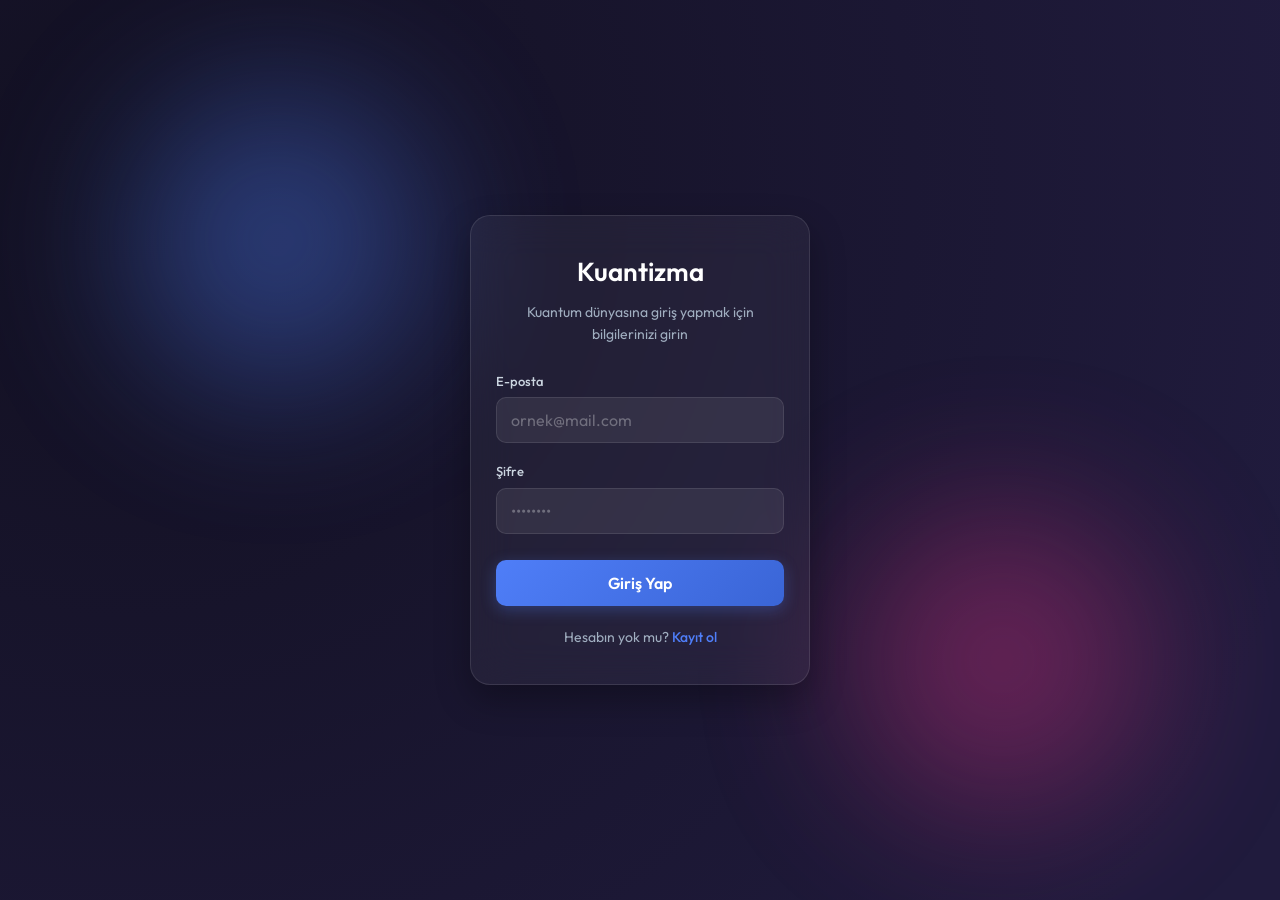
<file: index.html>
<!DOCTYPE html>
<html lang="tr">
<head>
  <meta charset="UTF-8">
  <meta name="viewport" content="width=device-width, initial-scale=1.0">
  <title>Kuantizma | Evrenin Gizemini Keşfet</title>
  <script>
    try {
      if (sessionStorage.getItem('ku_loggedin') === '1') {
        document.documentElement.className = 'logged-in';
      }
    } catch(e) {}
  </script>
  <link rel="stylesheet" href="style.css">
</head>
<body>

  <!-- 1. LOGIN CONTAINER -->
  <div id="login-container">
    <div class="kart">
      <h1>Kuantizma</h1>
      <p class="description">Kuantum dünyasına giriş yapmak için bilgilerinizi girin</p>

      <div class="error-msg" id="errorMsg" style="display: none;">E-posta veya şifre hatalı!</div>

      <form id="loginForm" onsubmit="return kuGirisYap()">
        <div class="form-group">
          <label for="email">E-posta</label>
          <input type="email" id="email" name="email" placeholder="ornek@mail.com" required>
        </div>

        <div class="form-group">
          <label for="sifre">Şifre</label>
          <input type="password" id="sifre" name="sifre" placeholder="••••••••" required>
        </div>

        <button type="submit">Giriş Yap</button>
      </form>

      <p class="alt">Hesabın yok mu? <a href="#">Kayıt ol</a></p>
    </div>
  </div>

  <!-- 2. MAIN WEBSITE CONTENT (Initially Hidden) -->
  <div id="main-content" style="display: none;">
<nav class="navbar">
    <div class="logo">KUANTIZMA</div>
    <ul class="nav-links">
        <li><a href="#home">Ana Sayfa</a></li>
        <li><a href="#about">Kuantum Nedir?</a></li>
        <li><a href="#topics">Konular</a></li>
        <li><a href="#contact">İletişim</a></li>
        <li class="logout-btn-container"><a href="#" onclick="kuCikisYap(); return false;">Çıkış Yap</a></li>
    </ul>
</nav>

<header id="home" class="hero">
    <div class="hero-content">
        <h1>KUANTUM DÜNYASI</h1>
        <p>Gözlemcinin gerçekliği değiştirdiği atom altı evrene hoş geldiniz.</p>
        <a href="#about" class="cta-btn">Keşfetmeye Başla</a>
    </div>
</header>

<section id="about" class="section">
    <div class="container">
        <h2 class="section-title">Atomun Kalbine Yolculuk</h2>
        <div class="grid">

            <div class="card" onclick="openModal('superpozisyon')">
                <div class="card-icon">⚛</div>
                <h3>Süperpozisyon</h3>
                <p>Bir parçacığın aynı anda birden fazla durumda bulunabilme yeteneğidir.</p>
            </div>

            <div class="card" onclick="openModal('dolaniklik')">
                <div class="card-icon">🔗</div>
                <h3>Dolanıklık</h3>
                <p>İki parçacığın mesafeden bağımsız olarak birbirini anında etkilemesidir.</p>
            </div>

            <div class="card" onclick="openModal('ciftyarik')">
                <div class="card-icon">🧪</div>
                <h3>Çift Yarık</h3>
                <p>Işığın hem dalga hem de parçacık gibi davrandığını kanıtlayan deneydir.</p>
            </div>

            <div class="card" onclick="openModal('tünel')">
                <div class="card-icon">🌀</div>
                <h3>Kuantum Tünelleme</h3>
                <p>Parçacıkların klasik fizikte aşılamaz engelleri geçebilmesidir.</p>
            </div>

            <div class="card" onclick="openModal('belirsizlik')">
                <div class="card-icon">❓</div>
                <h3>Belirsizlik İlkesi</h3>
                <p>Heisenberg'in keşfettiği, konum ve momentumun aynı anda tam bilinemeyeceği ilkedir.</p>
            </div>

            <div class="card" onclick="openModal('dalga')">
                <div class="card-icon">〰️</div>
                <h3>Dalga Fonksiyonu</h3>
                <p>Bir parçacığın kuantum durumunu matematiksel olarak tanımlayan fonksiyondur.</p>
            </div>

            <div class="card" onclick="openModal('spin')">
                <div class="card-icon">🔄</div>
                <h3>Kuantum Spin</h3>
                <p>Parçacıkların klasik dönmeyle açıklanamayan içsel açısal momentumlarıdır.</p>
            </div>

            <div class="card" onclick="openModal('decoherence')">
                <div class="card-icon">💫</div>
                <h3>Dekoherans</h3>
                <p>Kuantum sistemlerin çevre ile etkileşerek klasik davranışa geçiş sürecidir.</p>
            </div>

            <div class="card" onclick="openModal('plank')">
                <div class="card-icon">📐</div>
                <h3>Planck Sabiti</h3>
                <p>Kuantum mekaniğinin temel sabitidir ve enerji paketlerinin büyüklüğünü belirler.</p>
            </div>

            <div class="card" onclick="openModal('schrodinger')">
                <div class="card-icon">🐱</div>
                <h3>Schrödinger'in Kedisi</h3>
                <p>Kuantum belirsizliğini makro dünyaya taşıyan ünlü düşünce deneyidir.</p>
            </div>

        </div>
    </div>
</section>

<section id="topics" class="section topics-section">
    <div class="container">
        <h2 class="section-title">Kuantumun Dalları</h2>
        <ul class="topics-list">
            <li onclick="openTopicModal('qm')">Kuantum Mekaniği</li>
            <li onclick="openTopicModal('qft')">Kuantum Alan Teorisi</li>
            <li onclick="openTopicModal('qi')">Kuantum Bilgi Teorisi</li>
            <li onclick="openTopicModal('qc')">Kuantum Bilgisayar</li>
            <li onclick="openTopicModal('qo')">Kuantum Optik</li>
            <li onclick="openTopicModal('qg')">Kuantum Yerçekimi</li>
            <li onclick="openTopicModal('qchem')">Kuantum Kimyası</li>
            <li onclick="openTopicModal('qbio')">Kuantum Biyoloji</li>
            <li onclick="openTopicModal('qcrypto')">Kuantum Kriptografi</li>
            <li onclick="openTopicModal('qcosmo')">Kuantum Kozmoloji</li>
        </ul>
    </div>
</section>

<section id="contact" class="section contact-section">
    <div class="container">
        <h2 class="section-title">İletişim</h2>
        <div class="contact-box">
            <p>Bize ulaşmak için:</p>
            <a href="mailto:kuantizma@gmail.com" class="contact-email">kuantizma@gmail.com</a>
        </div>
    </div>
</section>

<footer>
    <p>&copy; 2026 Kuantizma.com - Eren Burak Kayaer tarafından geliştirildi.</p>
</footer>

<div class="modal-overlay" id="modalOverlay" onclick="closeModal()">
    <div class="modal-box" onclick="event.stopPropagation()">
        <button class="modal-close" onclick="closeModal()">✕</button>
        <h3 class="modal-title" id="modalTitle"></h3>
        <div class="modal-body" id="modalBody"></div>
    </div>
</div>
  </div>

  <!-- 3. AUTHENTICATION & INTERACTION SCRIPTS -->
  <script>
const cardData = {
    superpozisyon: {
        title: "Süperpozisyon",
        body: `<p>Süperpozisyon, kuantum mekaniğinin en temel ve en şaşırtıcı ilkelerinden biridir. Klasik fiziksel nesneler belirli bir anda yalnızca tek bir durumda bulunabilirken, kuantum parçacıkları gözlemlenmeden önce aynı anda birden fazla durumda var olabilir.</p>
        <p>Bu durum, parçacığın olası tüm durumlarının üst üste bindiği bir dalga fonksiyonu ile matematiksel olarak ifade edilir. Ölçüm yapıldığı anda dalga fonksiyonu "çöker" ve parçacık tek bir duruma yerleşir.</p>
        <p>En bilinen örneği Schrödinger'in Kedisi düşünce deneyidir: Gözlemlenmediği sürece kedi hem ölü hem de canlıdır. Kuantum bilgisayarlar da bu prensipten yararlanarak aynı anda birden fazla hesaplama yapabilir.</p>`
    },
    dolaniklik: {
        title: "Kuantum Dolanıklığı",
        body: `<p>Kuantum dolanıklığı, iki veya daha fazla parçacığın birbirine o kadar bağlı hale gelmesi durumudur ki, birinin ölçümü diğerini ne kadar uzakta olursa olsun anında etkiler.</p>
        <p>Einstein bu olguyu "uzaktaki ürkütücü eylem" olarak nitelendirmiş ve başlangıçta inanmayı reddetmişti. Ancak 1960'larda Bell deneyleriyle ve günümüzde yapılan deneylerle dolanıklığın gerçek olduğu kesinleşti.</p>
        <p>Dolanık parçacıklar arasındaki bu ilişki ışık hızından bile hızlı iletişim sağlamaz; ancak kuantum kriptografi ve kuantum teleportasyon gibi teknolojilerin temelini oluşturur.</p>`
    },
    ciftyarik: {
        title: "Çift Yarık Deneyi",
        body: `<p>Çift yarık deneyi, kuantum mekaniğinin en gizemli deneylerinden biridir. Bir elektron veya foton gibi tek bir parçacık, iki yarıklı bir levhaya doğru ateşlendiğinde, sanki aynı anda her iki yarıktan geçiyormuş gibi kendi kendisiyle girişim deseni oluşturur.</p>
        <p>Daha da şaşırtıcı olan ise şudur: Parçacığın hangi yarıktan geçtiğini ölçmeye çalıştığımızda girişim deseni kaybolur ve parçacık klasik bir nesne gibi davranır. Gözlem yapılması, sonucu değiştirir.</p>
        <p>Bu deneyin özü şudur: Parçacık gözlemlenmediği sürece tüm olasılıkları aynı anda keşfeder. Bilinç ile gerçeklik arasındaki ilişkiyi sorgulatan bu deney, fizik felsefesinin de merkezindedir.</p>`
    },
    tünel: {
        title: "Kuantum Tünelleme",
        body: `<p>Kuantum tünelleme, bir parçacığın klasik fizik açısından aşması için yeterli enerjisi olmadığı hâlde bir enerji bariyerini geçebilmesi olgusudur.</p>
        <p>Bu, dalga fonksiyonunun bariyer içinde sıfıra düşmeyip sönümlenerek karşı tarafa sızması sayesinde gerçekleşir. Parçacık fiilen engelin içinden "tünel" açar.</p>
        <p>Güneş'te gerçekleşen nükleer füzyon reaksiyonları tünelleme olmadan mümkün olamazdı. Aynı zamanda transistörler, tarama tünelleme mikroskobu (STM) ve flash bellekler bu fenomene dayanır.</p>`
    },
    belirsizlik: {
        title: "Heisenberg Belirsizlik İlkesi",
        body: `<p>Werner Heisenberg'in 1927'de ortaya koyduğu bu ilkeye göre, bir parçacığın konumu ve momentumu (ya da enerjisi ve zamanı) aynı anda sonsuz hassasiyetle bilinemez.</p>
        <p>Bu bir ölçüm hatası değil; doğanın temel bir özelliğidir. Konumu ne kadar kesin belirlersek momentum o kadar belirsizleşir ve tam tersi.</p>
        <p>Matematiksel olarak: Δx · Δp ≥ ℏ/2. Bu ilke, atomların neden çökmediğini de açıklar: Elektron çekirdeğe yaklaştıkça konumu kesinleşir, bu da momentumunu ve enerjisini artırarak onu uzaklaştırır.</p>`
    },
    dalga: {
        title: "Dalga Fonksiyonu",
        body: `<p>Dalga fonksiyonu (ψ), bir kuantum sisteminin tüm olası durumlarını ve bu durumlarda bulunma olasılıklarını kodlayan matematiksel bir ifadedir.</p>
        <p>Dalga fonksiyonunun mutlak değerinin karesi (|ψ|²), parçacığın belirli bir konumda bulunma olasılık yoğunluğunu verir. Schrödinger denklemi bu fonksiyonun zamanla nasıl evrildiğini belirler.</p>
        <p>Ölçüm öncesinde parçacık tüm olası durumlarda aynı anda mevcuttur. Ölçüm yapıldığında dalga fonksiyonu çöker ve parçacık tek bir duruma geçer. Bu "çöküş" mekanizması kuantum mekaniğinin en tartışmalı konularından biridir.</p>`
    },
    spin: {
        title: "Kuantum Spin",
        body: `<p>Spin, elektron, proton ve nötron gibi parçacıkların sahip olduğu içsel açısal momentumdur. Klasik anlamda dönen bir top gibi düşünülemez; tamamen kuantum mekanik bir özelliktir.</p>
        <p>Elektronlar ½ spin değerine sahiptir ve yalnızca "yukarı" (+½) veya "aşağı" (-½) olmak üzere iki durumda bulunabilir. Bu özellik Pauli Dışarlama İlkesi ile birleşerek atomların elektronik yapısını ve tüm kimyayı belirler.</p>
        <p>MRI (manyetik rezonans görüntüleme) cihazları, nükleer spinlerin manyetik alanda nasıl davrandığına dayanır. Kuantum bilgisayarlarda da spin, qubit olarak kullanılır.</p>`
    },
    decoherence: {
        title: "Dekoherans",
        body: `<p>Dekoherans, kuantum süperpozisyon halindeki bir sistemin çevresiyle etkileşime girerek kuantum özelliklerini yitirmesi ve klasik davranışa geçmesidir.</p>
        <p>Makroskobik nesnelerin neden kuantum belirsizliği sergilemediğini açıklar: Büyük nesneler çevreleriyle o kadar fazla etkileşir ki süperpozisyon hâlleri son derece hızlı bozulur; bu süre çoğunlukla gözlemlenemeyecek kadar kısa (10⁻²³ saniye gibi) olur.</p>
        <p>Kuantum bilgisayar geliştirmede karşılaşılan en büyük sorunlardan biri, qubit'lerin dekoheranstan korunmasıdır. Bu nedenle kuantum işlemciler genellikle mutlak sıfıra yakın sıcaklıklarda çalıştırılır.</p>`
    },
    plank: {
        title: "Planck Sabiti",
        body: `<p>Planck sabiti (h = 6.626 × 10⁻³⁴ J·s), Max Planck'ın 1900 yılında kara cisim ışıması problemini çözmek için önerdiği ve kuantum mekaniğinin doğuşuna yol açan temel sabittir.</p>
        <p>Planck, enerjinin sürekli değil, "kuanta" adı verilen küçük paketler hâlinde yayıldığını öne sürdü. Bir fotonun enerjisi E = hf formülüyle hesaplanır; burada f ışığın frekansıdır.</p>
        <p>İndirgenmiş Planck sabiti (ℏ = h/2π) Heisenberg belirsizlik ilkesinde, Schrödinger denkleminde ve tüm kuantum fiziği formüllerinde temel rol oynar. Bu sabitin küçüklüğü, kuantum etkilerinin neden yalnızca atom altı ölçeklerde belirgin olduğunu açıklar.</p>`
    },
    schrodinger: {
        title: "Schrödinger'in Kedisi",
        body: `<p>1935 yılında Erwin Schrödinger'in önerdiği bu düşünce deneyi, kuantum mekaniğinin makro dünyaya uygulanmasının ne kadar absürt sonuçlar doğurabileceğini göstermek için tasarlanmıştır.</p>
        <p>Deneyde: Kapalı bir kutu içinde bir kedi, radyoaktif bir atom, Geiger sayacı ve zehirli gaz içeren bir şişe vardır. Atom bozunursa sayaç tetiklenir, gaz açılır ve kedi ölür. Kuantum mekaniğine göre atom aynı anda hem bozunmuş hem bozunmamış hâldedir; dolayısıyla kedi de aynı anda hem ölü hem canlıdır.</p>
        <p>Schrödinger bu deneyi, Kopenhag yorumunun saçmalığını vurgulamak için kullandı. Bugün hâlâ "ölçüm problemi" ve "kuantum gerçekliği" tartışmalarının simgesi olmaya devam etmektedir.</p>`
    }
};

const topicData = {
    qm: {
        title: "Kuantum Mekaniği",
        body: `<p>Kuantum mekaniği, atom ve atom altı parçacıkların davranışlarını inceleyen temel fizik teorisidir. 20. yüzyılın başında Planck, Bohr, Heisenberg, Schrödinger ve Dirac gibi fizikçiler tarafından geliştirilmiştir.</p>
        <p>Dalga-parçacık ikiliği, belirsizlik ilkesi ve süperpozisyon bu alanın temel kavramlarıdır. Lazer, transistör, MRI ve güneş pilleri gibi modern teknolojilerin temeli kuantum mekaniğine dayanır.</p>`
    },
    qft: {
        title: "Kuantum Alan Teorisi",
        body: `<p>Kuantum alan teorisi (QFT), kuantum mekaniği ile özel göreliliği birleştiren çerçevedir. Parçacıkları, uzay-zamana yayılmış alanların titreşimleri olarak tanımlar.</p>
        <p>Standart Model bu teoriye dayanır ve elektromanyetizma (QED), zayıf nükleer kuvvet ve güçlü nükleer kuvveti (QCD) birleşik bir çerçevede açıklar. Higgs bozonu bu teorinin bir tahminidir ve 2012'de keşfedilmiştir.</p>`
    },
    qi: {
        title: "Kuantum Bilgi Teorisi",
        body: `<p>Kuantum bilgi teorisi, bilginin kuantum sistemlerde nasıl depolandığını, iletildiğini ve işlendiğini inceler. Klasik bit'lerin yerini kuantum bit'ler (qubit) alır.</p>
        <p>Qubit'ler süperpozisyon sayesinde aynı anda 0 ve 1 değerini taşıyabilir. Kuantum hata düzeltme, kuantum şifreleme ve kuantum iletişim bu alanın alt dallarıdır. Shannon'ın klasik bilgi teorisinin kuantum genişlemesidir.</p>`
    },
    qc: {
        title: "Kuantum Bilgisayar",
        body: `<p>Kuantum bilgisayarlar, hesaplama yapmak için süperpozisyon ve dolanıklık gibi kuantum mekanik olgulardan yararlanır. Belirli problemleri klasik bilgisayarlardan katlanarak daha hızlı çözebilirler.</p>
        <p>Shor algoritması büyük sayıları çarpanlarına ayırmada, Grover algoritması ise arama problemlerinde üstünlük sağlar. Google, IBM ve çeşitli araştırma kurumları bu alanda yarışmaktadır. Günümüzde henüz "kuantum üstünlüğü" sınırındayız.</p>`
    },
    qo: {
        title: "Kuantum Optik",
        body: `<p>Kuantum optik, ışık ile maddenin kuantum düzeydeki etkileşimini inceler. Fotonların kuantum özelliklerini ve lazer ışığının davranışlarını araştırır.</p>
        <p>Lazer fiziği, foton istatistiği, sıkıştırılmış ışık durumları ve atom-foton etkileşimleri bu alanın konularıdır. Atom saatleri ve optik tuzaklar bu dalın uygulamalarındandır. Gravitasyonel dalga dedektörü LIGO da kuantum optik ilkelerine dayanır.</p>`
    },
    qg: {
        title: "Kuantum Yerçekimi",
        body: `<p>Kuantum yerçekimi, kuantum mekaniği ile genel göreliliği birleştirmeyi amaçlayan ve henüz tamamlanmamış bir teoridir. Fiziğin en büyük açık problemi olarak kabul edilir.</p>
        <p>İp teorisi (String Theory) ve döngüsel kuantum yerçekimi (Loop Quantum Gravity) en önemli aday teorilerdir. Kara deliklerin içi ve evrenin ilk anları bu teorinin yanıt aradığı alanlardır. Hawking radyasyonu, iki teorinin kesişim noktasındaki öngörülerden biridir.</p>`
    },
    qchem: {
        title: "Kuantum Kimyası",
        body: `<p>Kuantum kimyası, kimyasal bağları, molekül yapılarını ve reaksiyonları kuantum mekaniği ilkeleri ile açıklar. Elektron orbital teorisi bu alanın temelidir.</p>
        <p>Moleküler orbital hesaplamaları, yoğunluk fonksiyonel teorisi (DFT) ve ab initio yöntemler ilaç tasarımı, malzeme bilimi ve kataliz araştırmalarında kullanılır. Modern kimyanın hesaplamalı kolu büyük ölçüde kuantum kimyasına dayanır.</p>`
    },
    qbio: {
        title: "Kuantum Biyoloji",
        body: `<p>Kuantum biyoloji, canlı organizmalardaki biyolojik süreçlerin kuantum mekanik etkilerle açıklanıp açıklanamayacağını araştıran genç bir disiplindir.</p>
        <p>Fotosentezdeki enerji transferi, kuş göçünü yönlendiren manyetik algı, DNA mutasyonları ve enzim katalizi bu alandaki araştırma konularıdır. Fotosentezde kuantum koheransının rol oynadığına dair kanıtlar elde edilmiştir; ancak bu alan hâlâ tartışmalıdır.</p>`
    },
    qcrypto: {
        title: "Kuantum Kriptografi",
        body: `<p>Kuantum kriptografi, bilginin güvenli iletimi için kuantum mekaniği ilkelerini kullanan şifreleme yöntemidir. Fizik yasaları tarafından güvence altına alındığından kırılamaz güvenlik sağlar.</p>
        <p>Kuantum Anahtar Dağıtımı (QKD), dolanık fotonlar aracılığıyla iki taraf arasında dinlenemez iletişim kanalı kurar. Herhangi bir dinleme girişimi, kuantum durumunu bozacağı için anında fark edilir. Çin, 2016'da dünyada ilk kuantum iletişim uydusu olan Micius'u fırlattı.</p>`
    },
    qcosmo: {
        title: "Kuantum Kozmoloji",
        body: `<p>Kuantum kozmoloji, evrenin kendisini bir kuantum sistemi olarak ele alır ve Büyük Patlama'dan önceki veya başlangıcındaki evreni kuantum mekaniği ile açıklamaya çalışır.</p>
        <p>Wheeler-DeWitt denklemi, evrenin dalga fonksiyonunu tanımlamaya çalışır. Enflasyon teorisi, evrenin ilk anlardaki kuantum dalgalanmalarının bugünkü büyük ölçekli yapıyı oluşturduğunu öne sürer. Çok dünya yorumu da bu bağlamda tartışılmaktadır.</p>`
    }
};

function openModal(key) {
    const data = cardData[key];
    document.getElementById('modalTitle').textContent = data.title;
    document.getElementById('modalBody').innerHTML = data.body;
    document.getElementById('modalOverlay').classList.add('active');
    document.body.style.overflow = 'hidden';
}

function openTopicModal(key) {
    const data = topicData[key];
    document.getElementById('modalTitle').textContent = data.title;
    document.getElementById('modalBody').innerHTML = data.body;
    document.getElementById('modalOverlay').classList.add('active');
    document.body.style.overflow = 'hidden';
}

function closeModal() {
    document.getElementById('modalOverlay').classList.remove('active');
    document.body.style.overflow = '';
}

document.addEventListener('keydown', function(e) {
    if (e.key === 'Escape') closeModal();
});

    // --- Login ---
    function kuGirisYap() {
      try { sessionStorage.setItem('ku_loggedin', '1'); } catch(e) {}
      document.documentElement.className = 'logged-in';
      return false;
    }

    // --- Logout ---
    function kuCikisYap() {
      try { sessionStorage.removeItem('ku_loggedin'); } catch(e) {}
      document.documentElement.className = '';
    }
  </script>
</body>
</html>
</file>
<file: style.css>
/* Imports */
@import url('https://fonts.googleapis.com/css2?family=Outfit:wght@300;400;500;600;700&family=Orbitron:wght@400;700&family=Inter:wght@300;400;600&display=swap');

:root {
    --bg-dark: #050505;
    --card-bg: rgba(255, 255, 255, 0.03);
    --accent: #b0fbff;
    --text-main: #ffffff;
    --text-dim: white;
    --nav-bg: rgba(5, 5, 5, 0.8);
}

* {
  box-sizing: border-box;
  margin: 0;
  padding: 0;
}

/* --- Global HTML Style --- */
html {
  scroll-behavior: smooth;
}

/* --- Scoped UI displays to prevent visual flash --- */
html.logged-in #login-container {
  display: none !important;
}
html.logged-in #main-content {
  display: block !important;
}
html:not(.logged-in) #login-container {
  display: flex !important;
}
html:not(.logged-in) #main-content {
  display: none !important;
}

/* --- Login Page Styles (when NOT logged in) --- */
html:not(.logged-in) body {
  width: 100%;
  min-height: 100vh;
  font-family: 'Outfit', sans-serif;
  background: radial-gradient(circle at 10% 20%, rgb(18, 16, 33) 0%, rgb(32, 27, 61) 90%);
  display: flex;
  justify-content: center;
  position: relative;
  overflow: auto;
}

html:not(.logged-in) body::before, html:not(.logged-in) body::after {
  content: '';
  position: fixed;
  width: 300px;
  height: 300px;
  border-radius: 50%;
  filter: blur(80px);
  z-index: 0;
  opacity: 0.4;
  pointer-events: none;
}

html:not(.logged-in) body::before {
  background: #4f7ef8;
  top: 10%;
  left: 10%;
  animation: float-purple 8s infinite alternate ease-in-out;
}

html:not(.logged-in) body::after {
  background: #d63384;
  bottom: 10%;
  right: 10%;
  animation: float-pink 8s infinite alternate-reverse ease-in-out;
}

@keyframes float-purple {
  0% { transform: translate(0, 0) scale(1); }
  100% { transform: translate(20px, -10px) scale(1.1); }
}

@keyframes float-pink {
  0% { transform: translate(0, 0) scale(1.1); }
  100% { transform: translate(-20px, 20px) scale(0.9); }
}

.kart {
  background: rgba(255, 255, 255, 0.05);
  backdrop-filter: blur(20px);
  -webkit-backdrop-filter: blur(20px);
  padding: 35px 25px;
  border-radius: 20px;
  border: 1px solid rgba(255, 255, 255, 0.1);
  box-shadow: 0 15px 35px rgba(0, 0, 0, 0.3);
  width: 90%;
  max-width: 380px;
  margin: auto;
  z-index: 1;
  animation: slideUp 0.6s cubic-bezier(0.16, 1, 0.3, 1) forwards;
}

@keyframes slideUp {
  from {
    opacity: 0;
    transform: translateY(30px);
  }
  to {
    opacity: 1;
    transform: translateY(0);
  }
}

.kart h1 {
  font-size: 26px;
  font-weight: 600;
  margin-bottom: 8px;
  color: #ffffff;
  text-align: center;
}

.description {
  font-size: 14px;
  color: #a0aec0;
  text-align: center;
  margin-bottom: 25px;
}

.form-group {
  margin-bottom: 18px;
  position: relative;
}

.kart label {
  display: block;
  font-size: 13px;
  font-weight: 500;
  color: #cbd5e0;
  margin-bottom: 6px;
  transition: color 0.3s;
}

.kart input {
  width: 100%;
  padding: 12px 14px;
  background: rgba(255, 255, 255, 0.07);
  border: 1px solid rgba(255, 255, 255, 0.1);
  border-radius: 10px;
  font-size: 16px;
  color: #ffffff;
  transition: all 0.3s ease;
  font-family: inherit;
  -webkit-appearance: none;
}

.kart input::placeholder {
  color: rgba(255, 255, 255, 0.3);
}

.kart input:focus {
  outline: none;
  border-color: #4f7ef8;
  background: rgba(255, 255, 255, 0.12);
  box-shadow: 0 0 12px rgba(79, 126, 248, 0.35);
}

.form-group:focus-within label {
  color: #4f7ef8;
}

.kart button {
  width: 100%;
  padding: 13px;
  background: linear-gradient(135deg, #4f7ef8 0%, #3a65d6 100%);
  color: white;
  border: none;
  border-radius: 10px;
  font-size: 16px;
  font-weight: 600;
  cursor: pointer;
  transition: all 0.3s ease;
  box-shadow: 0 4px 15px rgba(79, 126, 248, 0.3);
  margin-top: 8px;
  font-family: inherit;
  -webkit-tap-highlight-color: transparent;
}

.kart button:hover {
  background: linear-gradient(135deg, #608dfc 0%, #4f7ef8 100%);
  transform: translateY(-2px);
  box-shadow: 0 6px 20px rgba(79, 126, 248, 0.5);
}

.kart button:active {
  transform: translateY(0);
}

.alt {
  text-align: center;
  margin-top: 20px;
  font-size: 14px;
  color: #a0aec0;
}

.alt a {
  color: #4f7ef8;
  text-decoration: none;
  font-weight: 500;
  transition: color 0.3s;
}

.alt a:hover {
  color: #608dfc;
  text-decoration: underline;
}



/* --- Main Site Styles --- */
:root {
    --bg-dark: #050505;
    --card-bg: rgba(255, 255, 255, 0.03);
    --accent: #00f2ff;
    --text-main: #ffffff;
    --text-dim: #b0b0b0;
    --nav-bg: rgba(5, 5, 5, 0.8);
}

* {
    margin: 0;
    padding: 0;
    box-sizing: border-box;
}

html {
    scroll-behavior: smooth;
}

body {
    background-color: var(--bg-dark);
    color: var(--text-main);
    font-family: 'Inter', sans-serif;
    line-height: 1.6;
    overflow-x: hidden;
}

.navbar {
    display: flex;
    justify-content: space-between;
    align-items: center;
    padding: 20px 8%;
    background: var(--nav-bg);
    backdrop-filter: blur(15px);
    -webkit-backdrop-filter: blur(15px);
    position: fixed;
    width: 100%;
    z-index: 1000;
    border-bottom: 1px solid rgba(0, 242, 255, 0.1);
}

.logo {
    font-family: 'Orbitron', sans-serif;
    font-size: 1.5rem;
    color: var(--accent);
    letter-spacing: 2px;
    font-weight: 700;
}

.nav-links {
    display: flex;
    list-style: none;
}

.nav-links li {
    margin-left: 30px;
}

.nav-links a {
    text-decoration: none;
    color: var(--text-dim);
    transition: 0.3s ease;
    font-size: 0.9rem;
    text-transform: uppercase;
    letter-spacing: 1px;
}

.nav-links a:hover {
    color: var(--accent);
}

.hero {
    min-height: 100vh;
    display: flex;
    align-items: center;
    justify-content: center;
    text-align: center;
    position: relative;
    background: radial-gradient(circle at center, #101820 0%, #050505 100%);
}

.hero-content h1 {
    font-family: 'Orbitron', sans-serif;
    font-size: clamp(2.5rem, 8vw, 4.5rem);
    margin-bottom: 20px;
    background: linear-gradient(to right, #ffffff, var(--accent));
    -webkit-background-clip: text;
    -webkit-text-fill-color: transparent;
    font-weight: 700;
}

.hero-content p {
    color: var(--text-dim);
    font-size: 1.2rem;
    max-width: 600px;
    margin: 0 auto;
}

.cta-btn {
    display: inline-block;
    padding: 12px 35px;
    border: 1px solid var(--accent);
    color: var(--accent);
    text-decoration: none;
    border-radius: 50px;
    margin-top: 30px;
    transition: 0.4s cubic-bezier(0.175, 0.885, 0.32, 1.275);
    font-weight: 600;
    text-transform: uppercase;
    letter-spacing: 1px;
}

.cta-btn:hover {
    background: var(--accent);
    color: #000;
    box-shadow: 0 0 25px rgba(0, 242, 255, 0.5);
    transform: scale(1.05);
}

.section {
    padding: 100px 8%;
}

.section-title {
    text-align: center;
    font-family: 'Orbitron', sans-serif;
    margin-bottom: 60px;
    font-size: 2.2rem;
    color: var(--text-main);
    letter-spacing: 2px;
}

.grid {
    display: grid;
    grid-template-columns: repeat(auto-fit, minmax(280px, 1fr));
    gap: 30px;
}

.card {
    background: var(--card-bg);
    padding: 40px;
    border-radius: 20px;
    border: 1px solid rgba(255, 255, 255, 0.05);
    transition: 0.4s ease;
    display: flex;
    flex-direction: column;
    height: 100%;
    cursor: pointer;
}

.card:hover {
    border-color: var(--accent);
    transform: translateY(-10px);
    background: rgba(0, 242, 255, 0.02);
    box-shadow: 0 10px 30px rgba(0, 0, 0, 0.5);
}

.card-icon {
    font-size: 2rem;
    margin-bottom: 15px;
}

.card h3 {
    color: var(--accent);
    margin-bottom: 15px;
    font-family: 'Orbitron', sans-serif;
    font-size: 1.1rem;
}

.card p {
    color: var(--text-dim);
    font-size: 0.95rem;
}

.topics-section {
    background: rgba(0, 242, 255, 0.01);
    border-top: 1px solid rgba(0, 242, 255, 0.07);
    border-bottom: 1px solid rgba(0, 242, 255, 0.07);
}

.topics-list {
    list-style: none;
    max-width: 700px;
    margin: 0 auto;
    display: flex;
    flex-direction: column;
    gap: 16px;
}

.topics-list li {
    padding: 18px 30px;
    border: 1px solid rgba(0, 242, 255, 0.15);
    border-radius: 12px;
    color: var(--text-main);
    font-size: 1rem;
    cursor: pointer;
    transition: 0.3s ease;
    letter-spacing: 0.5px;
    background: rgba(255, 255, 255, 0.02);
}

.topics-list li:hover {
    border-color: var(--accent);
    color: var(--accent);
    background: rgba(0, 242, 255, 0.04);
    padding-left: 40px;
    box-shadow: 0 4px 20px rgba(0, 0, 0, 0.4);
}

.contact-section {
    text-align: center;
}

.contact-box {
    max-width: 500px;
    margin: 0 auto;
    padding: 50px;
    border: 1px solid rgba(0, 242, 255, 0.15);
    border-radius: 20px;
    background: rgba(255, 255, 255, 0.02);
}

.contact-box p {
    color: var(--text-dim);
    margin-bottom: 20px;
    font-size: 1rem;
}

.contact-email {
    font-family: 'Orbitron', sans-serif;
    font-size: 1.1rem;
    color: var(--accent);
    text-decoration: none;
    border-bottom: 1px solid rgba(0, 242, 255, 0.3);
    padding-bottom: 4px;
    transition: 0.3s ease;
}

.contact-email:hover {
    border-color: var(--accent);
    text-shadow: 0 0 15px rgba(0, 242, 255, 0.5);
}

footer {
    text-align: center;
    padding: 60px;
    font-size: 0.85rem;
    color: var(--text-dim);
    border-top: 1px solid rgba(255, 255, 255, 0.05);
}

.modal-overlay {
    display: none;
    position: fixed;
    inset: 0;
    background: rgba(0, 0, 0, 0.85);
    z-index: 2000;
    align-items: center;
    justify-content: center;
    padding: 20px;
    backdrop-filter: blur(6px);
}

.modal-overlay.active {
    display: flex;
}

.modal-box {
    background: #0a0f14;
    border: 1px solid rgba(0, 242, 255, 0.25);
    border-radius: 24px;
    padding: 50px;
    max-width: 680px;
    width: 100%;
    position: relative;
    max-height: 85vh;
    overflow-y: auto;
    animation: modalIn 0.3s cubic-bezier(0.175, 0.885, 0.32, 1.275);
}

@keyframes modalIn {
    from { opacity: 0; transform: scale(0.9) translateY(20px); }
    to { opacity: 1; transform: scale(1) translateY(0); }
}

.modal-close {
    position: absolute;
    top: 20px;
    right: 24px;
    background: none;
    border: none;
    color: var(--text-dim);
    font-size: 1.3rem;
    cursor: pointer;
    transition: 0.2s;
}

.modal-close:hover {
    color: var(--accent);
}

.modal-title {
    font-family: 'Orbitron', sans-serif;
    color: var(--accent);
    font-size: 1.5rem;
    margin-bottom: 30px;
    padding-bottom: 20px;
    border-bottom: 1px solid rgba(0, 242, 255, 0.15);
}

.modal-body p {
    color: var(--text-dim);
    font-size: 0.97rem;
    line-height: 1.85;
    margin-bottom: 16px;
}

/* ========== RESPONSIVE / MOBILE ========== */

/* Tablet */
@media (max-width: 900px) {
    .section {
        padding: 80px 5%;
    }

    .grid {
        grid-template-columns: repeat(auto-fit, minmax(220px, 1fr));
        gap: 20px;
    }

    .card {
        padding: 28px;
    }
}

/* Mobile */
@media (max-width: 640px) {

    /* --- Login Card --- */
    html:not(.logged-in) body {
        padding: 20px 16px;
        align-items: flex-start;
    }

    .kart {
        width: 100%;
        max-width: 100%;
        padding: 28px 20px;
        border-radius: 16px;
        margin: auto 0;
    }

    .kart h1 {
        font-size: 22px;
    }

    .kart input {
        font-size: 16px; /* prevents iOS zoom */
    }

    .kart button {
        font-size: 15px;
        padding: 14px;
    }

    /* --- Navbar --- */
    .navbar {
        padding: 12px 5%;
        flex-direction: column;
        gap: 8px;
    }

    .logo {
        font-size: 1.1rem;
    }

    .nav-links {
        display: flex;
        gap: 8px;
        flex-wrap: wrap;
        justify-content: center;
    }

    .nav-links li {
        margin-left: 0;
    }

    .nav-links a {
        font-size: 0.7rem;
        letter-spacing: 0.5px;
    }

    /* --- Hero --- */
    .hero {
        padding: 0 20px;
        text-align: center;
    }

    .hero-content h1 {
        font-size: clamp(1.8rem, 10vw, 2.8rem);
    }

    .hero-content p {
        font-size: 0.95rem;
    }

    .cta-btn {
        padding: 10px 25px;
        font-size: 0.85rem;
    }

    /* --- Sections --- */
    .section {
        padding: 60px 5%;
    }

    .section-title {
        font-size: 1.5rem;
        letter-spacing: 1px;
        margin-bottom: 40px;
    }

    /* --- Cards Grid --- */
    .grid {
        grid-template-columns: 1fr;
        gap: 16px;
    }

    .card {
        padding: 24px 20px;
    }

    .card h3 {
        font-size: 0.95rem;
    }

    /* --- Topics --- */
    .topics-list li {
        padding: 14px 20px;
        font-size: 0.9rem;
    }

    .topics-list li:hover {
        padding-left: 28px;
    }

    /* --- Contact --- */
    .contact-box {
        padding: 30px 20px;
    }

    .contact-email {
        font-size: 0.9rem;
    }

    /* --- Footer --- */
    footer {
        padding: 40px 20px;
        font-size: 0.8rem;
    }

    /* --- Modal --- */
    .modal-overlay {
        padding: 12px;
    }

    .modal-box {
        padding: 24px 16px;
        width: 100%;
        border-radius: 16px;
        max-height: 90vh;
    }

    .modal-title {
        font-size: 1.1rem;
        margin-bottom: 20px;
        padding-bottom: 14px;
    }

    .modal-body p {
        font-size: 0.92rem;
        line-height: 1.7;
    }
}

/* Very small screens */
@media (max-width: 360px) {
    .nav-links a {
        font-size: 0.65rem;
    }

    .kart h1 {
        font-size: 20px;
    }
}

/* Custom Logout Link */
.logout-btn-container a {
    color: var(--text-dim) !important;
    opacity: 0.6;
    font-size: 0.85rem;
    letter-spacing: 0.5px;
    text-transform: uppercase;
    transition: all 0.3s ease;
}

.logout-btn-container a:hover {
    color: #ff7070 !important;
    opacity: 1;
}
</file>
